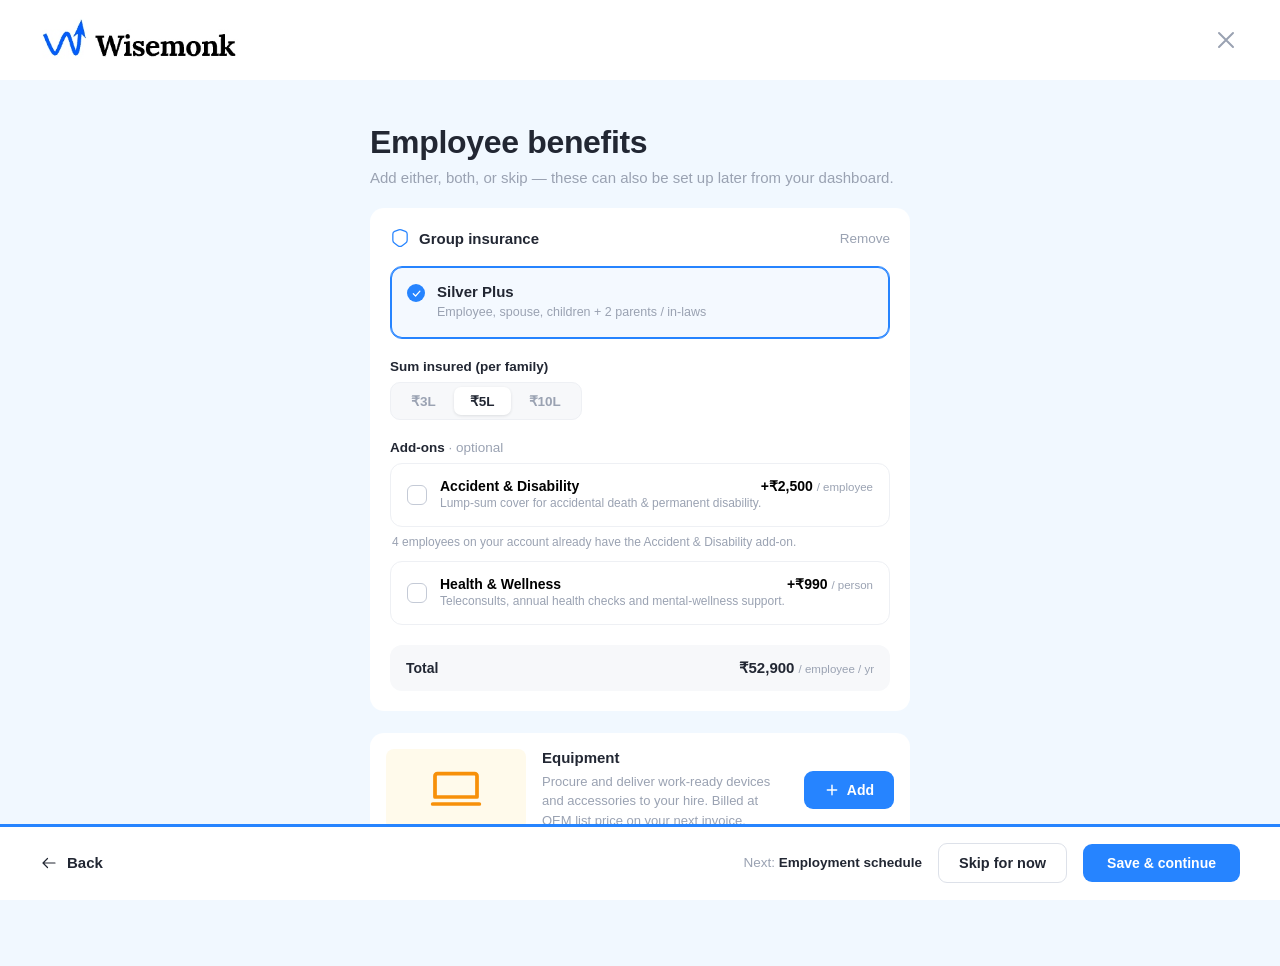
<file: employee-benefits.html>
<!DOCTYPE html>
<html lang="en">
<head>
  <meta charset="UTF-8">
  <meta name="viewport" content="width=device-width, initial-scale=1.0">
  <title>Employee benefits — Wisemonk</title>
  <link href="https://api.fontshare.com/v2/css?f[]=satoshi@700,500,400&display=swap" rel="stylesheet">
  <style>
    :root {
      --primary-50:#E8F2FF; --primary-500:#2684FF; --primary-600:#1A6FE0; --primary-700:#1059BD;
      --neutral-0:#FFFFFF; --neutral-50:#F7F8FA; --neutral-100:#EEF0F4; --neutral-200:#DDE1E9; --neutral-300:#C4CAD6; --neutral-400:#9AA2B2; --neutral-500:#6B7588;
      --grey-700:#222733; --text-muted:#9AA2B2; --text-secondary:#363D4D; --bg-subtle:#F1F8FF; --border:#EEF0F4;
      --amber-50:#FFFAEB; --amber-500:#F79009;
    }
    * { margin:0; padding:0; box-sizing:border-box; }
    body { font-family:'Satoshi',sans-serif; background:var(--bg-subtle); color:var(--grey-700); min-height:100vh; display:flex; flex-direction:column; }
    a { text-decoration:none; color:inherit; }
    svg { display:block; }

    .topbar { background:var(--neutral-0); height:80px; }
    .topbar-in { max-width:1440px; margin:0 auto; height:80px; display:flex; align-items:center; justify-content:space-between; padding:0 40px; }
    .logo img { height:42px; width:auto; }
    .close { width:28px; height:28px; color:var(--neutral-400); cursor:pointer; }
    .close svg { width:100%; height:100%; }

    .main { flex:1; display:flex; justify-content:center; padding:44px 24px 120px; }
    .page { width:100%; max-width:540px; }
    h1 { font-size:32px; font-weight:700; letter-spacing:-0.01em; }
    .lead { margin-top:8px; font-size:15px; color:var(--text-muted); }

    .card { background:var(--neutral-0); border-radius:14px; margin-top:22px; }
    .ins-card { padding:20px; }
    .ins-head { display:flex; align-items:center; justify-content:space-between; gap:12px; margin-bottom:18px; }
    .ins-title { display:flex; align-items:center; gap:9px; font-size:15px; font-weight:700; }
    .ins-title svg { width:20px; height:20px; color:var(--primary-500); }
    .remove { font-size:13.5px; font-weight:500; color:var(--text-muted); cursor:pointer; }
    .remove:hover { color:var(--grey-700); }

    .locked { display:flex; align-items:flex-start; gap:12px; border:1.5px solid var(--primary-500); background:rgba(38,132,255,0.05); box-shadow:0 0 0 1px var(--primary-500) inset; border-radius:12px; padding:16px; }
    .lk-tick { flex-shrink:0; width:18px; height:18px; margin-top:1px; border-radius:50%; background:var(--primary-500); color:#fff; display:flex; align-items:center; justify-content:center; }
    .lk-tick svg { width:11px; height:11px; }
    .lk-name { font-size:15px; font-weight:700; }
    .lk-covers { margin-top:3px; font-size:12.5px; color:var(--text-muted); line-height:1.5; }

    .sec-lbl { margin:20px 0 8px; font-size:13.5px; font-weight:700; }
    .pills { display:inline-flex; background:var(--neutral-50); border:1px solid var(--border); border-radius:10px; padding:4px; gap:2px; }
    .pill { border:none; background:none; cursor:pointer; font-family:'Satoshi',sans-serif; font-size:13.5px; font-weight:700; color:var(--text-muted); padding:6px 16px; border-radius:7px; transition:all .15s; }
    .pill.sel { background:var(--neutral-0); color:var(--grey-700); box-shadow:0 1px 3px rgba(34,39,51,0.12); }

    .addon-lbl { margin:20px 0 8px; font-size:13.5px; font-weight:700; }
    .addon-lbl span { font-weight:500; color:var(--text-muted); }
    .addon { display:flex; align-items:center; gap:13px; width:100%; text-align:left; border:1.5px solid var(--neutral-100); border-radius:12px; padding:14px 16px; background:none; cursor:pointer; transition:border-color .15s; font-family:'Satoshi',sans-serif; }
    .addon:hover { border-color:var(--primary-500); }
    .addon.on { border-color:var(--primary-500); background:rgba(38,132,255,0.05); box-shadow:0 0 0 1px var(--primary-500) inset; }
    .addon + .addon-help + .addon, .addon + .addon { margin-top:12px; }
    .ck-box { flex-shrink:0; width:20px; height:20px; border-radius:6px; border:1.5px solid var(--neutral-300); display:flex; align-items:center; justify-content:center; transition:all .15s; }
    .addon.on .ck-box { border-color:var(--primary-500); background:var(--primary-500); }
    .ck-box svg { width:12px; height:12px; color:#fff; opacity:0; }
    .addon.on .ck-box svg { opacity:1; }
    .ad-body { flex:1; min-width:0; }
    .ad-top { display:flex; align-items:center; justify-content:space-between; gap:10px; }
    .ad-name { font-size:14px; font-weight:700; }
    .ad-price { font-size:14px; font-weight:700; white-space:nowrap; }
    .ad-price small { font-size:11.5px; font-weight:500; color:var(--text-muted); }
    .ad-desc { margin-top:3px; font-size:12px; color:var(--text-muted); line-height:1.5; }
    .addon-help { margin:8px 2px 0; font-size:12px; color:var(--text-muted); }

    .total { display:flex; align-items:center; justify-content:space-between; gap:12px; margin-top:20px; background:var(--neutral-50); border-radius:12px; padding:14px 16px; }
    .total .tl { font-size:14px; font-weight:700; }
    .total .tv { font-size:15px; font-weight:700; }
    .total .tv small { font-size:11.5px; font-weight:500; color:var(--text-muted); }

    .eq-card { display:flex; align-items:stretch; gap:16px; padding:16px; }
    .eq-tile { flex-shrink:0; width:140px; border-radius:8px; background:var(--amber-50); display:flex; align-items:center; justify-content:center; }
    .eq-tile svg { width:56px; height:56px; color:var(--amber-500); }
    .eq-body { flex:1; display:flex; flex-direction:column; justify-content:center; gap:6px; }
    .eq-name { font-size:15px; font-weight:700; }
    .eq-desc { font-size:13px; color:var(--text-muted); line-height:1.5; max-width:340px; }
    .eq-add { align-self:center; }
    .btn-primary { border:none; cursor:pointer; font-family:'Satoshi',sans-serif; font-size:14px; font-weight:700; color:#fff; background:var(--primary-500); padding:11px 20px; border-radius:9px; display:inline-flex; align-items:center; gap:7px; transition:background .15s; }
    .btn-primary:hover { background:var(--primary-600); }
    .btn-primary svg { width:16px; height:16px; }

    .footbar { position:fixed; bottom:0; left:0; right:0; background:var(--neutral-0); border-top:1px solid var(--border); height:76px; display:flex; align-items:center; justify-content:space-between; padding:0 40px; }
    .footbar::before { content:""; position:absolute; top:-1px; left:0; height:3px; width:100%; background:var(--primary-500); }
    .back { display:inline-flex; align-items:center; gap:9px; font-size:15px; font-weight:700; cursor:pointer; }
    .back svg { width:18px; height:18px; }
    .foot-right { display:flex; align-items:center; gap:16px; }
    .next-lbl { font-size:13.5px; color:var(--text-muted); }
    .next-lbl b { color:var(--grey-700); font-weight:700; }
    .btn-ghost { border:1px solid var(--neutral-200); background:var(--neutral-0); cursor:pointer; font-family:'Satoshi',sans-serif; font-size:14.5px; font-weight:700; color:var(--grey-700); padding:11px 20px; border-radius:9px; }
    .btn-ghost:hover { background:var(--neutral-50); }

    @media (max-width:640px){
      .topbar, .footbar { padding:0 20px; }
      .main { padding:28px 16px 120px; }
      .eq-tile { display:none; }
      .foot-right { gap:10px; }
      .next-lbl { display:none; }
    }
  </style>
</head>
<body>

<svg width="0" height="0" style="position:absolute" aria-hidden="true">
  <symbol id="ic-close" viewBox="0 0 24 24" fill="none"><path d="M6 6l12 12M18 6L6 18" stroke="currentColor" stroke-width="1.7" stroke-linecap="round"/></symbol>
  <symbol id="ic-shield" viewBox="0 0 24 24" fill="none"><path d="M10.49 2.23 5.5 4.11c-1.15.43-2.09 1.79-2.09 3.01v7.43c0 1.18.78 2.73 1.73 3.44l4.3 3.21c1.41 1.06 3.73 1.06 5.14 0l4.3-3.21c.95-.71 1.73-2.26 1.73-3.44V7.12c0-1.23-.94-2.59-2.09-3.02l-4.99-1.87c-.85-.31-2.21-.31-3.04 0Z" stroke="currentColor" stroke-width="1.5" stroke-linecap="round" stroke-linejoin="round"/></symbol>
  <symbol id="ic-check" viewBox="0 0 24 24" fill="none"><path d="M5 12.5 10 17.5 19.5 7" stroke="currentColor" stroke-width="2.6" stroke-linecap="round" stroke-linejoin="round"/></symbol>
  <symbol id="ic-laptop" viewBox="0 0 24 24" fill="none"><path d="M4 5h16a1 1 0 0 1 1 1v9H3V6a1 1 0 0 1 1-1Z" stroke="currentColor" stroke-width="1.6" stroke-linejoin="round"/><path d="M2 18h20" stroke="currentColor" stroke-width="1.6" stroke-linecap="round"/></symbol>
  <symbol id="ic-plus" viewBox="0 0 24 24" fill="none"><path d="M12 5v14M5 12h14" stroke="currentColor" stroke-width="2.2" stroke-linecap="round"/></symbol>
  <symbol id="ic-arrow-left" viewBox="0 0 24 24" fill="none"><path d="M20 12H4m0 0 6-6m-6 6 6 6" stroke="currentColor" stroke-width="1.6" stroke-linecap="round" stroke-linejoin="round"/></symbol>
</svg>

<header class="topbar">
  <div class="topbar-in">
    <a href="#" class="logo"><img src="[data-uri]" alt="Wisemonk"></a>
    <span class="close"><svg viewBox="0 0 24 24"><use href="#ic-close"/></svg></span>
  </div>
</header>

<main class="main">
  <div class="page">
    <h1>Employee benefits</h1>
    <p class="lead">Add either, both, or skip — these can also be set up later from your dashboard.</p>

    <!-- GROUP INSURANCE -->
    <section class="card ins-card">
      <div class="ins-head">
        <div class="ins-title"><svg viewBox="0 0 24 24"><use href="#ic-shield"/></svg>Group insurance</div>
        <span class="remove">Remove</span>
      </div>

      <!-- Locked company plan -->
      <div class="locked">
        <span class="lk-tick"><svg viewBox="0 0 24 24"><use href="#ic-check"/></svg></span>
        <div>
          <div class="lk-name">Silver Plus</div>
          <div class="lk-covers">Employee, spouse, children + 2 parents / in-laws</div>
        </div>
      </div>

      <!-- Sum insured -->
      <div class="sec-lbl">Sum insured (per family)</div>
      <div class="pills" id="siPills">
        <button type="button" class="pill" data-si="3">₹3L</button>
        <button type="button" class="pill sel" data-si="5">₹5L</button>
        <button type="button" class="pill" data-si="10">₹10L</button>
      </div>

      <!-- Add-ons -->
      <div class="addon-lbl">Add-ons <span>· optional</span></div>
      <div id="addons">
        <button type="button" class="addon" data-addon="accident" data-price="2500" data-unit="employee">
          <span class="ck-box"><svg viewBox="0 0 24 24"><use href="#ic-check"/></svg></span>
          <span class="ad-body">
            <span class="ad-top"><span class="ad-name">Accident &amp; Disability</span><span class="ad-price">+₹2,500 <small>/ employee</small></span></span>
            <span class="ad-desc">Lump-sum cover for accidental death &amp; permanent disability.</span>
          </span>
        </button>
        <p class="addon-help">4 employees on your account already have the Accident &amp; Disability add-on.</p>
        <button type="button" class="addon" data-addon="wellness" data-price="990" data-unit="person" style="margin-top:12px">
          <span class="ck-box"><svg viewBox="0 0 24 24"><use href="#ic-check"/></svg></span>
          <span class="ad-body">
            <span class="ad-top"><span class="ad-name">Health &amp; Wellness</span><span class="ad-price">+₹990 <small>/ person</small></span></span>
            <span class="ad-desc">Teleconsults, annual health checks and mental-wellness support.</span>
          </span>
        </button>
      </div>

      <!-- Total -->
      <div class="total">
        <span class="tl">Total</span>
        <span class="tv" id="total">₹52,900 <small>/ employee / yr</small></span>
      </div>
    </section>

    <!-- EQUIPMENT -->
    <section class="card eq-card">
      <div class="eq-tile"><svg viewBox="0 0 24 24"><use href="#ic-laptop"/></svg></div>
      <div class="eq-body">
        <div class="eq-name">Equipment</div>
        <div class="eq-desc">Procure and deliver work-ready devices and accessories to your hire. Billed at OEM list price on your next invoice.</div>
      </div>
      <button class="btn-primary eq-add"><svg viewBox="0 0 24 24"><use href="#ic-plus"/></svg>Add</button>
    </section>
  </div>
</main>

<footer class="footbar">
  <span class="back"><svg viewBox="0 0 24 24"><use href="#ic-arrow-left"/></svg>Back</span>
  <div class="foot-right">
    <span class="next-lbl">Next: <b>Employment schedule</b></span>
    <button class="btn-ghost">Skip for now</button>
    <button class="btn-primary" style="padding:11px 24px">Save &amp; continue</button>
  </div>
</footer>

<script>
  // Silver Plus base premium per sum-insured (Wisemonk × Plum sheet, ₹/family/yr)
  var BASE = { 3:37900, 5:52900, 10:92900 };
  var state = { si:5, accident:false, wellness:false };
  var inr = function (n) { return '₹' + Number(n).toLocaleString('en-IN'); };

  function render() {
    var total = BASE[state.si]
              + (state.accident ? 2500 : 0)
              + (state.wellness ? 990 : 0);
    document.getElementById('total').innerHTML = inr(total) + ' <small>/ employee / yr</small>';
  }

  document.getElementById('siPills').addEventListener('click', function (e) {
    var b = e.target.closest('.pill'); if (!b) return;
    this.querySelectorAll('.pill').forEach(function (p) { p.classList.remove('sel'); });
    b.classList.add('sel');
    state.si = parseInt(b.dataset.si, 10);
    render();
  });

  document.getElementById('addons').addEventListener('click', function (e) {
    var b = e.target.closest('.addon'); if (!b) return;
    var key = b.dataset.addon;
    state[key] = !state[key];
    b.classList.toggle('on', state[key]);
    render();
  });

  render();
</script>

</body>
</html>
</file>
